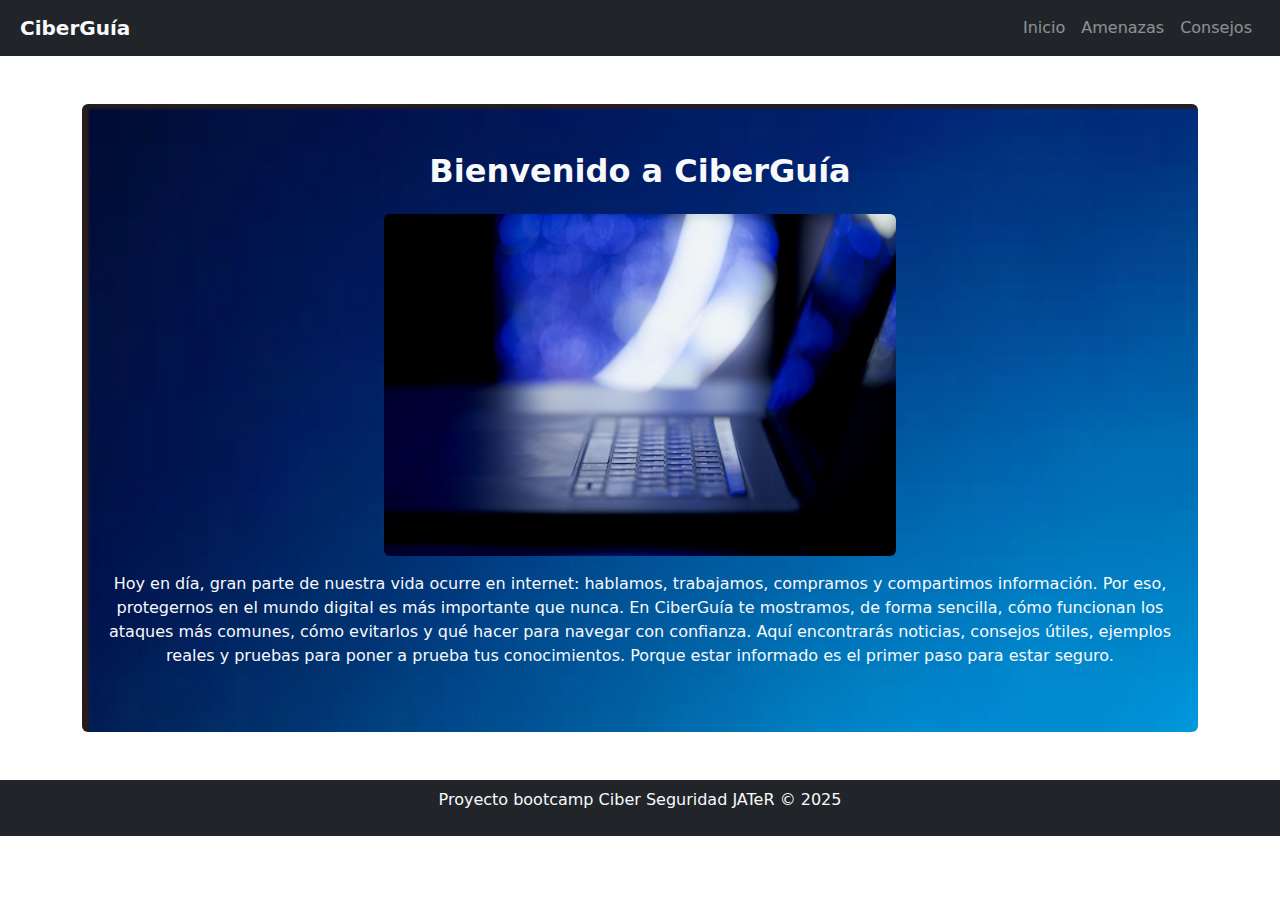
<file: index.html>
<!DOCTYPE html>
<html>
    <head>
        <meta charset="utf-8">
        <meta http-equiv="X-UA-Compatible" content="IE=edge">
        <title>CiberGuía</title>
        <meta name="description" content="">
        <meta name="viewport" content="width=device-width, initial-scale=1">
        <link rel="stylesheet" href="assets/css/style.css">
        <link href="https://cdn.jsdelivr.net/npm/bootstrap@5.3.3/dist/css/bootstrap.min.css" rel="stylesheet">
        <script src="https://cdn.jsdelivr.net/npm/bootstrap@5.3.3/dist/js/bootstrap.bundle.min.js"></script>
    </head>
    <body>
        <nav class="navbar navbar-expand-lg navbar-light bg-dark">
            <div class="container-fluid">
                <a class="navbar-brand text-light fw-bold ms-2">CiberGuía</a>
                <button class="navbar-toggler" type="buttont" data-bs-toggle="collapse" data-bs-theme="dark" data-bs-target="#navbarNav" aria-controls="navbarNav" aria-expanded="false" aria-label="Toggle navigation">
                    <span class="navbar-toggler-icon"></span>
                </button>
                <div class="collapse navbar-collapse me-2" id="navbarNav">
                    <ul class="navbar-nav ms-auto">
                        <li class="nav-item">
                            <a href=index.html class="nav-link text-light opacity-50" href="#index">Inicio</a>
                        </li>
                        <li class="nav-item">
                            <a href=amenazas.html class="nav-link text-light opacity-50" href="#threats">Amenazas</a>
                        </li>
                        <li class="nav-item">
                            <a href= consejos.html class="nav-link text-light opacity-50" href="#advice">Consejos</a>
                        </li>  
                    </ul>
                </div>
            </div> 
        </nav>
        <div class="container text-center my-5">
            <div id="imagenIndex" class="container rounded py-5">
                <h2 class="fw-bold text-light">Bienvenido a CiberGuía</h2>
                <img src="assets/img/roman-bodnarchuk-ww73buBnXtE-unsplash.jpg" class="img-fluid rounded m-3" id="amenazas" alt="Portatil abierta iluminada desde el fondo por luz azul">
                <p class="introduccion text-light"> Hoy en día, gran parte de nuestra vida ocurre en 
                    internet: hablamos, trabajamos, compramos y compartimos información. Por eso, 
                    protegernos en el mundo digital es más importante que nunca. En CiberGuía te 
                    mostramos, de forma sencilla, cómo funcionan los ataques más comunes, cómo evitarlos 
                    y qué hacer para navegar con confianza. Aquí encontrarás noticias, consejos útiles, 
                    ejemplos reales y pruebas para poner a prueba tus conocimientos. Porque estar 
                    informado es el primer paso para estar seguro.
                </p>
            </div>
        </div>
        <footer id="footer" class="bg-dark text-light p-2">
            <p class="text-center">Proyecto bootcamp Ciber Seguridad JATeR &copy; 2025</p>
        </footer>
        <script src="" async defer></script>
    </body>
</html>
</file>
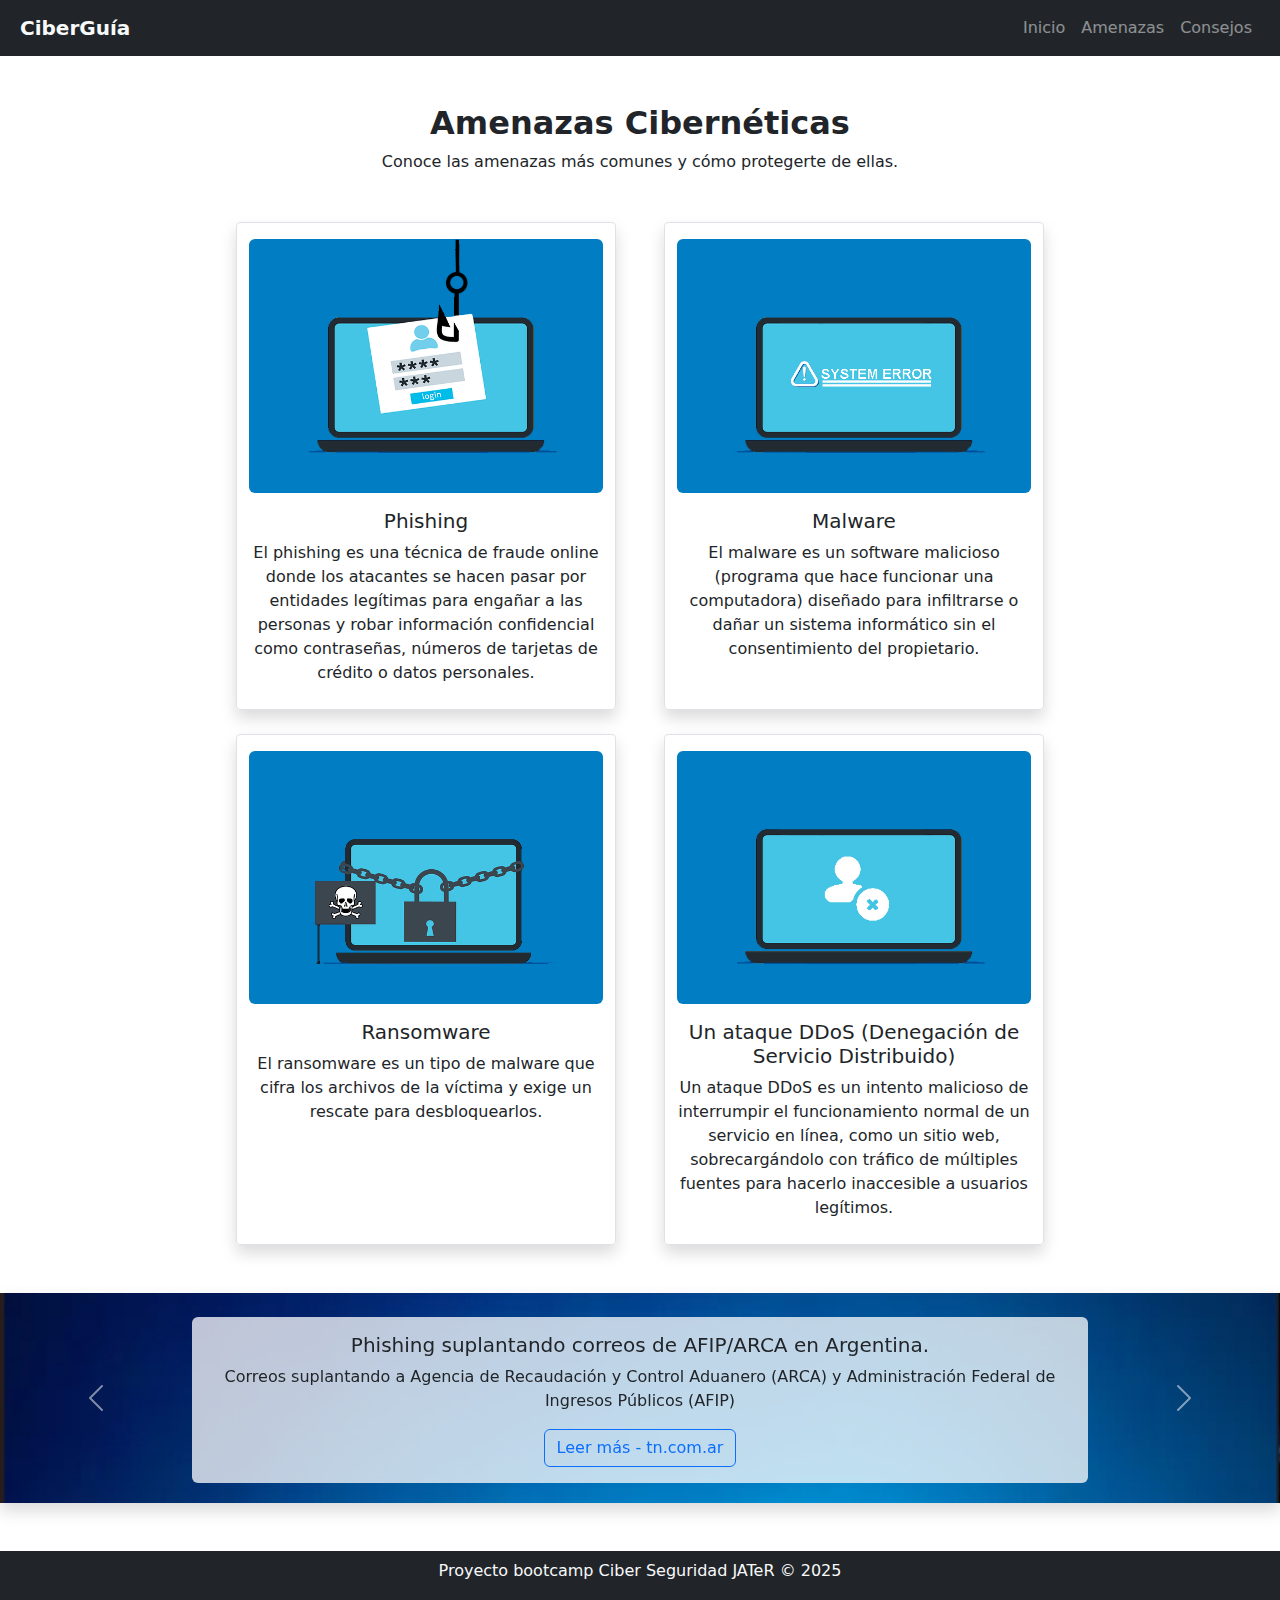
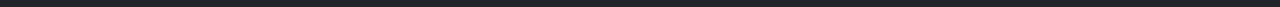
<file: amenazas.html>
<!DOCTYPE html>
<html>
    <head>
        <meta charset="utf-8">
        <meta http-equiv="X-UA-Compatible" content="IE=edge">
        <title>CiberGuía</title>
        <meta name="description" content="">
        <meta name="viewport" content="width=device-width, initial-scale=1">
        <link rel="stylesheet" href="assets/css/style.css">
        <link href="https://cdn.jsdelivr.net/npm/bootstrap@5.3.3/dist/css/bootstrap.min.css" rel="stylesheet">
        <script src="https://cdn.jsdelivr.net/npm/bootstrap@5.3.3/dist/js/bootstrap.bundle.min.js"></script>
    </head>
    <body>
        <nav class="navbar navbar-expand-lg navbar-dark bg-dark">
            <div class="container-fluid">
                <a class="navbar-brand text-light fw-bold ms-2">CiberGuía</a>
                <button class="navbar-toggler" type="button" data-bs-toggle="collapse" data-bs-target="#navbarNav" aria-controls="navbarNav" aria-expanded="false" aria-label="Toggle navigation">
                    <span class="navbar-toggler-icon"></span>
                </button>
                <div class="collapse navbar-collapse me-2" id="navbarNav">
                    <ul class="navbar-nav ms-auto">
                        <li class="nav-item">
                            <a href=index.html class="nav-link text-light opacity-50" href="#index">Inicio</a>
                        </li>
                        <li class="nav-item">
                            <a href=amenazas.html class="nav-link text-light opacity-50" href="#threats">Amenazas</a>
                        </li>
                        <li class="nav-item">
                            <a href=consejos.html class="nav-link text-light opacity-50" href="#advice">Consejos</a>
                        </li>  
                    </ul>
                </div>
            </div> 
        </nav>
        <div class="container text-center my-5">
            <h2 class="fw-bold">Amenazas Cibernéticas</h2>
            <p>Conoce las amenazas más comunes y cómo protegerte de ellas.</p>
        </div>
        <div class="container my-5 " >
            <div class="row gap-5 justify-content-center">
                <div class="col-4 border rounded-1 pb-2 shadow text-center">
                    <img src="assets/img/phishing.png" class="img-fluid rounded my-3" alt="Phishing">
                    <h5>Phishing</h5>
                    <p>El phishing es una técnica de fraude online donde los atacantes se hacen pasar por entidades legítimas para engañar a las personas y robar información confidencial como contraseñas, números de tarjetas de crédito o datos personales.</p>
                </div>
                <div class="col-4 border rounded-1 pb-2 shadow text-center">
                    <img src="assets/img/malware.jpg" class="img-fluid rounded my-3" alt="Malware">
                    <h5>Malware</h5>
                    <p>El malware es un software malicioso (programa que hace funcionar una computadora) diseñado para infiltrarse o dañar un sistema informático sin el consentimiento del propietario.</p>
                </div>
            </div>
            <div class="row gap-5 justify-content-center mt-4">
                <div class="col-4 border rounded-1 pb-2 shadow text-center">
                    <img src="assets/img/ramsomware.png" class="img-fluid rounded my-3" alt="Ransomware">
                    <h5>Ransomware</h5>
                    <p>El ransomware es un tipo de malware que cifra los archivos de la víctima y exige un rescate para desbloquearlos.</p>
                </div>
                <div class="col-4 border rounded-1 pb-2 shadow text-center">
                    <img src="assets/img/ddos.jpg" class="img-fluid rounded my-3" alt="Denegación de Servicio Distribuido">
                    <h5>Un ataque DDoS (Denegación de Servicio Distribuido)</h5>
                    <p> Un ataque DDoS es un intento malicioso de interrumpir el funcionamiento normal de un servicio en línea, como un sitio web, sobrecargándolo con tráfico de múltiples fuentes para hacerlo inaccesible a usuarios legítimos.</p>
                </div>
            </div>
        </div>
        <div id="carousel_amenazas" class="carousel slide shadow mx-auto">
  <div class="carousel-inner">
    <div class="carousel-item active" data-bs-interval="10000">
      <img src="assets/img/celeste.jpg" class="d-block w-100" alt="Noticia de phishing">
      <div class="carousel-caption d-block text-dark bg-white bg-opacity-75 rounded p-3">
        <h5>Phishing suplantando correos de AFIP/ARCA en Argentina.</h5>
        <p>Correos suplantando a Agencia de Recaudación y Control Aduanero (ARCA) y Administración Federal de Ingresos Públicos (AFIP)</p>
        <a href="https://tn.com.ar/tecno/novedades/2025/07/01/atencion-no-abras-este-mail-asi-es-la-estafa-que-simula-un-correo-afiparca-pero-vacia-tu-homebanking/" target="_blank" class="btn btn-outline-primary">Leer más - tn.com.ar</a>
      </div>
    </div>
    <div class="carousel-item" data-bs-interval="20000">
      <img src="assets/img/celeste.jpg" class="d-block w-100" alt="Noticia de malware">
      <div class="carousel-caption d-block text-dark bg-white bg-opacity-75 rounded p-3">
        <h5>Malware que utiliza prompt injection en inteligencia artificial.</h5>
        <p>Registran primer malware capaz de evadir y manipular sistemas de seguridad de Inteligencia Artificial</p>
        <a href="https://www.biobiochile.cl/noticias/ciencia-y-tecnologia/pc-e-internet/2025/06/27/registran-primer-malware-capaz-de-evadir-y-manipular-sistemas-de-seguridad-de-inteligencia-artificial.shtml" target="_blank" class="btn btn-outline-primary">Leer más - biobiochile.cl</a>
      </div>
    </div>
    <div class="carousel-item">
      <img src="assets/img/celeste.jpg" class="d-block w-100" alt="Noticia de ransomware">
      <div class="carousel-caption d-block text-dark bg-white bg-opacity-75 rounded p-3">
        <h5>Ataque de ransomware a empresa de camiones británica Knights of Old.</h5>
        <p>Tras cifrar todos sus datos, la compañía no pudo pagar el rescate, estimado en 5,7 millones de euros, y terminó declarando la bancarrota.</p>
        <a href="https://www.xataka.com/seguridad/esta-empresa-tenia-158-anos-700-empleados-contrasena-debil-clic-bastaron-para-llevarla-a-bancarrota" target="_blank" class="btn btn-outline-primary">Leer más - xataka.com</a>
        <a href="https://www.bbc.com/news/articles/cx2gx28815wo" target="_blank" class="btn btn-outline-primary">Read more - bbc.com</a>
      </div>
    </div>
  </div>
  <button class="carousel-control-prev" type="button" data-bs-target="#carousel_amenazas" data-bs-slide="prev">
    <span class="carousel-control-prev-icon" aria-hidden="true"></span>
    <span class="visually-hidden">Previous</span>
  </button>
  <button class="carousel-control-next" type="button" data-bs-target="#carousel_amenazas" data-bs-slide="next">
    <span class="carousel-control-next-icon" aria-hidden="true"></span>
    <span class="visually-hidden">Next</span>
  </button>
</div>
        <footer id="footer" class="bg-dark text-light mt-5 p-2">
            <p class="text-center">Proyecto bootcamp Ciber Seguridad JATeR &copy; 2025</p>
        </footer>
        <script src="https://code.jquery.com/jquery-3.6.0.min.js"></script>
        <script src="https://cdn.jsdelivr.net/npm/bootstrap@4.6.2/dist/js/bootstrap.bundle.min.js"></script>
        <script>
            $('button.phishing').click(function (modalphishing) {
             $('.modalphishing').modal()
            });
            $('button.ransomware').click(function (modalransomware) {
            $('.modalransomware').modal()
            });
            $('button.malware').click(function (modalmalware) {
            $('.modalmalware').modal()
            });

        </script>
    </body>
</html>
</file>
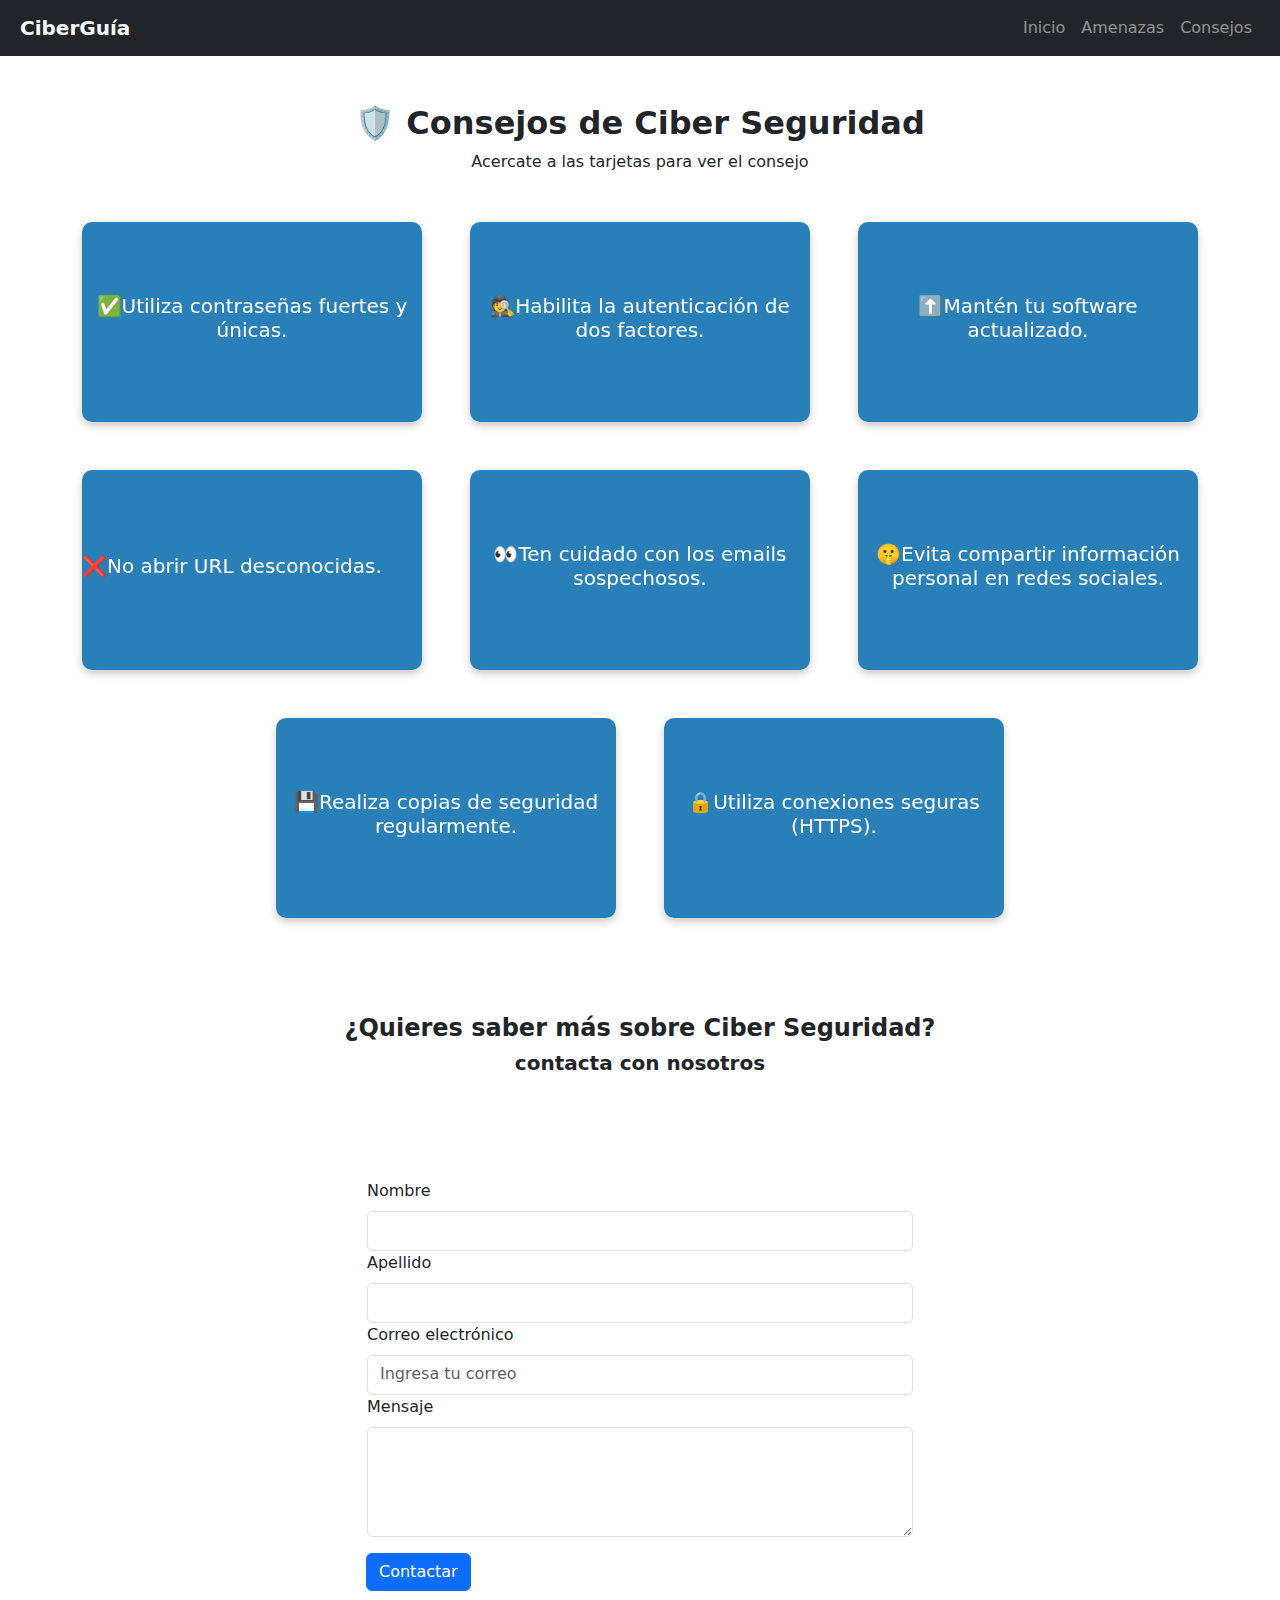
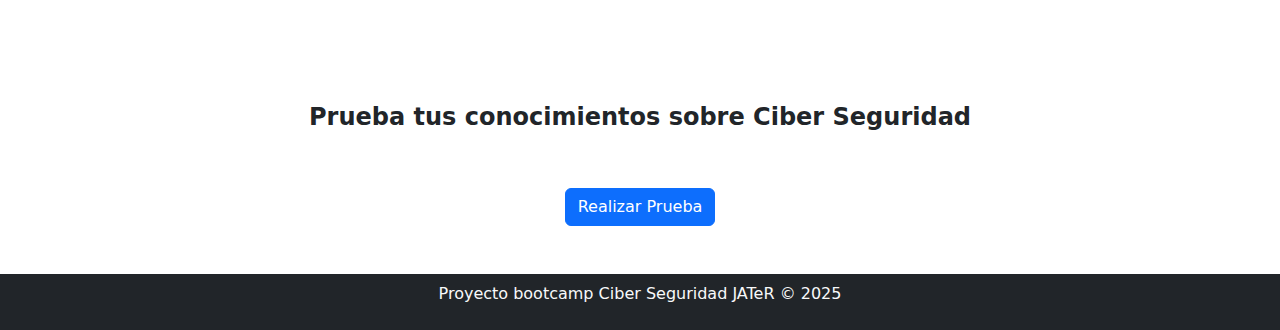
<file: consejos.html>
<!DOCTYPE html>
<html>
  <head>
      <meta charset="utf-8">
      <meta http-equiv="X-UA-Compatible" content="IE=edge">
      <title>CiberGuía</title>
      <meta name="description" content="">
      <meta name="viewport" content="width=device-width, initial-scale=1">
      <link rel="stylesheet" href="assets/css/style.css">
      <link href="https://cdn.jsdelivr.net/npm/bootstrap@5.3.3/dist/css/bootstrap.min.css" rel="stylesheet">
      <script src="https://cdn.jsdelivr.net/npm/bootstrap@5.3.3/dist/js/bootstrap.bundle.min.js"></script>
  </head>
  <body>
    <nav class="navbar navbar-expand-lg navbar-dark bg-dark">
        <div class="container-fluid">
            <a class="navbar-brand text-light fw-bold ms-2">CiberGuía</a>
            <button class="navbar-toggler" type="button" data-bs-toggle="collapse" data-bs-target="#navbarNav" aria-controls="navbarNav" aria-expanded="false" aria-label="Toggle navigation">
                <span class="navbar-toggler-icon"></span>
            </button>
            <div class="collapse navbar-collapse me-2" id="navbarNav">
                <ul class="navbar-nav ms-auto">
                    <li class="nav-item">
                        <a href=index.html class="nav-link text-light opacity-50" href="#index">Inicio</a>
                    </li>
                    <li class="nav-item">
                        <a href=amenazas.html class="nav-link text-light opacity-50" href="#threats">Amenazas</a>
                    </li>
                    <li class="nav-item">
                        <a href=consejos.html class="nav-link text-light opacity-50" href="#advice">Consejos</a>
                    </li>  
                </ul>
            </div>
        </div> 
    </nav>
    <div id="consejos" class="container-fluid text-center pt-5">
      <h2 class="fw-bold">🛡️ Consejos de Ciber Seguridad</h2>
      <p>Acercate a las tarjetas para ver el consejo</p>
    </div>
    <div class="container-fluid ">
      <div class="container my-5">
        <div class="row g-5 justify-content-center">
          <div class="col-lg-4 col-md-6 col-12">
            <div class="flip-card">
              <div class="flip-card-inner">
                <div class="flip-card-front">
                  <h5>✅Utiliza contraseñas fuertes y únicas.</h5>
                </div>
                <div class="flip-card-back">
                  <p>Evita repetir tus contraseñas y utilizar palabras comunes o datos personales que puedan ser facilmente adivinados, añade numeros y simbolos a tus contraseñas si se permite.</p>
                </div>
              </div>
            </div>
          </div>
          <div class="col-lg-4 col-md-6 col-12">
            <div class="flip-card">
              <div class="flip-card-inner">
                <div class="flip-card-front">
                  <h5>🕵Habilita la autenticación de dos factores.</h5>
                </div>
                <div class="flip-card-back">
                  <p>Activa esta opción en tus cuentas siempre que esté disponible. Añade una capa extra de seguridad que impide accesos no autorizados, incluso si alguien obtiene tu contraseña.</p>
                </div>
              </div>
            </div>
          </div>
          <div class="col-lg-4 col-md-6 col-12">
            <div class="flip-card">
              <div class="flip-card-inner">
                <div class="flip-card-front">
                  <h5>⬆️Mantén tu software actualizado.</h5>
                </div>
                <div class="flip-card-back">
                  <p>Actualiza frecuentemente tu sistema operativo, aplicaciones y antivirus. Las actualizaciones corrigen errores y cierran vulnerabilidades que los atacantes podrían aprovechar.</p>
                </div>
              </div>
            </div>
          </div>
          <div class="col-lg-4 col-md-6 col-12">
            <div class="flip-card">
              <div class="flip-card-inner">
                <div class="flip-card-front">
                  <h5>❌No abrir URL desconocidas.</h5>
                </div>
                <div class="flip-card-back">
                  <p>No presiones enlaces desconocidos, de los cuales no estes seguro de la fuente.</p>
                </div>
              </div>
            </div>
          </div>
          <div class="col-lg-4 col-md-6 col-12">
            <div class="flip-card">
              <div class="flip-card-inner">
                <div class="flip-card-front">
                  <h5>👀Ten cuidado con los emails sospechosos.</h5>
                </div>
                <div class="flip-card-back">
                  <p>Verifica el origen de los correos electrónicos y la forma de escritura, tambien considera que si el contexto del correo no corresponde a ti, no lo abras.</p>
                </div>
              </div>
            </div>
          </div>
          <div class="col-lg-4 col-md-6 col-12">
            <div class="flip-card">
              <div class="flip-card-inner">
                <div class="flip-card-front">
                  <h5>🤫Evita compartir información personal en redes sociales.</h5>
                </div>
                <div class="flip-card-back">
                  <p>No compartas tu información personal en redes sociales, no sabes quien esta viendo tus redes sociales, ni si tu informacion puede ser usada con propositos maliciosos.</p>
                </div>
              </div>
            </div>
          </div>
          <div class="col-lg-4 col-md-6 col-12">
            <div class="flip-card">
              <div class="flip-card-inner">
                <div class="flip-card-front">
                  <h5>💾Realiza copias de seguridad regularmente.</h5>
                </div>
                <div class="flip-card-back">
                  <p>Guarda copias de tus archivos importantes en discos externos o en la nube. Así puedes recuperarlos en caso de pérdida, robo o ataque.</p>
                </div>
              </div>
            </div>
          </div>
          <div class="col-lg-4 col-md-6 col-12">
            <div class="flip-card">
              <div class="flip-card-inner">
                <div class="flip-card-front">
                  <h5>🔒Utiliza conexiones seguras (HTTPS).</h5>
                </div>
                <div class="flip-card-back">
                  <p>Asegúrate de que las páginas web que visitas usen HTTPS. Esto protege la información que envías y recibes, especialmente en sitios donde ingresas contraseñas o datos bancarios.</p>
                </div>
              </div>
            </div>
          </div>
        </div>
      </div>
    </div>
    <div id="subscribe" class="container-fluid" >
      <div class="header p-5 text-center">
        <h4 class="fw-bold">¿Quieres saber más sobre Ciber Seguridad?</h4>
        <h5 class="fw-bold">contacta con nosotros</h5>
      </div>
    </div>
    <div class="container my-5">
      <div class="row">
        <form class="input-group w-50 mx-auto mb-5">
          <div class="w-100 text-start" >
            <label class="d-block pb-2">Nombre</label>
            <input type="text" class="form-control pb-2" id="nombre" required>
            <label class="d-block pb-2">Apellido</label>
            <input type="text" class="form-control pb-2" id="apellido" required>
            <label class="d-block pb-2">Correo electrónico</label>
            <input class="form-control pb-2" type="email" placeholder="Ingresa tu correo" aria-label="Contactar" required>
            <label for="contact-message" class="form-label">Mensaje</label>
            <textarea id="contact-message" class="form-control" rows="4"></textarea>
          </div>
          <button class="btn btn-primary my-3 justify-content-center rounded" type="submit">Contactar</button>
        </form>
      </div>
    </div>
    <div class="container text-center mt-5">
        <h4 class="fw-bold">Prueba tus conocimientos sobre Ciber Seguridad</h4>
        <button type="button" class="btn btn-primary m-5" data-bs-toggle="modal" data-bs-target="#modal">Realizar Prueba</button>
    </div>
    <div id="modal" class="modal" tabindex="-1">
      <div class="modal-dialog">
        <div class="modal-content">
          <div class="modal-header">
            <h4 class="modal-title">Prueba tus conocimientos</h4>
            <button type="button" class="btn-close" data-bs-dismiss="modal" aria-label="Close"></button>
          </div>
          <div class="modal-body">
              <seccion id ="quiz_1">
                <h5>¿Qué es un antivirus?</h5>
                <label>
                  <input type="radio" name="quiz_1" value="software" required> Un software que protege contra programas maliciosos.
                </label>
                <label>
                  <input type="radio" name="quiz_1" value="herramienta"> Una herramienta que hace que el internet sea más rápido.
                </label>
              </seccion>
              <hr>
              <seccion id ="quiz_2">
                <h5>¿Qué es el phishing?</h5>
                <label>
                  <input type="radio" name="quiz_2" value="revelen" required> Un intento de engañar a las personas para que revelen información personal.
                </label>
                <label>
                  <input type="radio" name="quiz_2" value="buscar"> Una forma de buscar información en internet.
                </label>
              </seccion>
              <hr>
              <seccion id ="quiz_3">
                <h5>¿Qué es la autenticación de dos factores (2FA)?</h5>
                <label>
                  <input type="radio" name="quiz_3" value="crear" required> Un lenguaje de programación utilizado para crear aplicaciones web.
                </label>
                <label>
                  <input type="radio" name="quiz_3" value="formas"> Un método de seguridad que requiere dos formas de verificación.
                </label>
              </seccion>
          </div>
          <div class="modal-body-answer">
          </div>
          <div class="modal-footer">
            <button type="button" class="btn btn-secondary" data-bs-dismiss="modal" id="close_modal_btn">Cerrar</button>
            <button type="button" class="btn btn-success" id="check_modal_btn">Enviar respuestas</button>
          </div>
        </div>
      </div>
    </div>
    <footer id="footer" class="bg-dark text-light p-2">
        <p class="text-center">Proyecto bootcamp Ciber Seguridad JATeR &copy; 2025</p>
    </footer>
    <script>
        // Efecto de volteo en las tarjetas
        const flipCards = document.querySelectorAll('.flip-card');
        flipCards.forEach(card => {
          card.addEventListener('click', () => {
            card.classList.toggle('flipped');
          });
        });
        // Variables del modal
        const modal = document.getElementById('modal');
        const check_modal_btn = document.getElementById('check_modal_btn');
        const close_modal_btn = document.getElementById('close_modal_btn');
        const modal_body_answer = document.querySelector('.modal-body-answer');
        const modal_body = document.querySelector('.modal-body');
        // Manejar el evento de clic en el botón "Enviar respuestas"
        check_modal_btn.addEventListener('click', () => {
          // Respuestas correctas y constantes para calcular el puntaje
          let score = 0;
          const totalQuestions = 3;
          const answers = {
            quiz_1: 'software',
            quiz_2: 'revelen',
            quiz_3: 'formas'
          };

          // Validar que todas las preguntas estén contestadas
          let allAnswered = true;
          for (let i = 1; i <= totalQuestions; i++) {
            const selected = document.querySelector(`input[name="quiz_${i}"]:checked`);
            if (!selected) {
              allAnswered = false;
              break;
            }
          }
          if (!allAnswered) {
            alert('Por favor responde todas las preguntas antes de enviar.');
            return;
          }

          // Calcular el puntaje
          for (let i = 1; i <= totalQuestions; i++) {
            const selected = document.querySelector(`input[name="quiz_${i}"]:checked`);
            if (selected && selected.value === answers[`quiz_${i}`]) {
              score++;
            }
          }

          // Mensaje personalizado según el puntaje
          let customMessage = '';
          if (score === 3) {
            customMessage = 'Tuviste 3 respuestas correctas, ¡Excelente! Todas tus respuestas son correctas.';
          } else if (score === 2) {
            customMessage = 'Tuviste 2 respuestas correctas, ¡Muy bien! Solo te faltó una respuesta correcta.';
          } else if (score === 1) {
            customMessage = 'Tuviste 1 respuesta correcta, ¡Bien! Has acertado una respuesta, sigue practicando.';
          } else {
            customMessage = 'No acertaste ninguna respuesta, Presiona cerrar y ¡intenta de nuevo!';
          }

          // Mostrar el mensaje personalizado
          modal_body.style.display = 'none';
          modal_body_answer.innerHTML = `
            <p class="text-center fw-bold">${customMessage}</p>
          `;
          check_modal_btn.style.display = 'none';
          close_modal_btn.textContent = 'Cerrar';
          close_modal_btn.addEventListener('click', () => {
            modal.style.display = 'none';
            modal_body_answer.innerHTML = '';
            check_modal_btn.style.display = 'inline-block';
            modal_body.style.display = 'block';
          });
        });

        // Limpiar radios al cerrar el modal
        const modalElement = document.getElementById('modal');
        modalElement.addEventListener('hidden.bs.modal', () => {
          document.querySelectorAll('.modal-body input[type="radio"]').forEach(input => {
            input.checked = false;
          });
          // Restaurar la vista original del modal
          document.querySelector('.modal-body-answer').innerHTML = '';
          document.getElementById('check_modal_btn').style.display = 'inline-block';
          document.querySelector('.modal-body').style.display = 'block';
        });
    </script>
  </body>
</html>
</file>
<file: assets/css/style.css>
html {
  min-height: 100%;
  position: relative; 
}

body {
  margin: 0;
  min-height: 100vh;
  max-width: 100vw;
}

#imagenIndex {
  background-image: url('celeste.jpg');
  background-size: cover;
}
#amenazas {
  max-width: 40vw;
}
#carousel_amenazas {
  margin: auto;
  overflow: hidden;
}
#carousel_amenazas img {
  height: 210px;
  object-fit: cover;
}

/* Aumenta la altura de la imagen si el ancho de pantalla es menor a 847px */
@media (max-width: 847px) {
  #carousel_amenazas img {
    height: 250px;
  }
}
@media (max-width: 600px) {
  #carousel_amenazas img {
    height: 300px;
  }
}
@media (max-width: 400px) {
  #carousel_amenazas img {
    height: 350px;
  }
}
@media (max-width: 300px) {
  #carousel_amenazas img {
    height: 370px;
  }
}
.cerrar {
      position: absolute;
      right: 7px;
      font-size: 30px;
      color: #999;
      cursor: pointer;
    }
.cerrar:hover {
      color: #f44336;
    }

#carousel_consejos {
  max-width: 60vw;
  margin: auto;
}
.flip-card {
  background-color: transparent;
  width: 100%; 
  height: 200px;
  border-radius: 10px;
  perspective: 1000px; /* Remove this if you don't want 3d effect */
}

.flip-card-inner {
  position: relative;
  width: 100%;
  height: 100%;
  text-align: center;
  display: flex;
  align-items: center;
  transition: transform 0.6s;
  transform-style: preserve-3d;
  box-shadow: 0 4px 8px 0 rgba(0,0,0,0.2);
  border-radius: 10px;
}

.flip-card:hover .flip-card-inner,
.flip-card.flipped .flip-card-inner {
  transform: rotateY(180deg);
}

.flip-card-front, .flip-card-back {
  position: absolute;
  width: 100%;
  height: 100%;
  border-radius: 10px;
  text-align: center;
  display: flex;
  align-items: center;
  -webkit-backface-visibility: hidden;
  backface-visibility: hidden;
}

.flip-card-front {
  background-color: #2980b9;
  color: white
}

.flip-card-back {
  background-color: #5daade;
  color: white;
  transform: rotateY(180deg);
}

.form {
  margin: auto;
  align-content: center;
  display: flex;
}

#footer {
  position: relative;
  bottom: 0;
  width: 100%;
}
</file>
